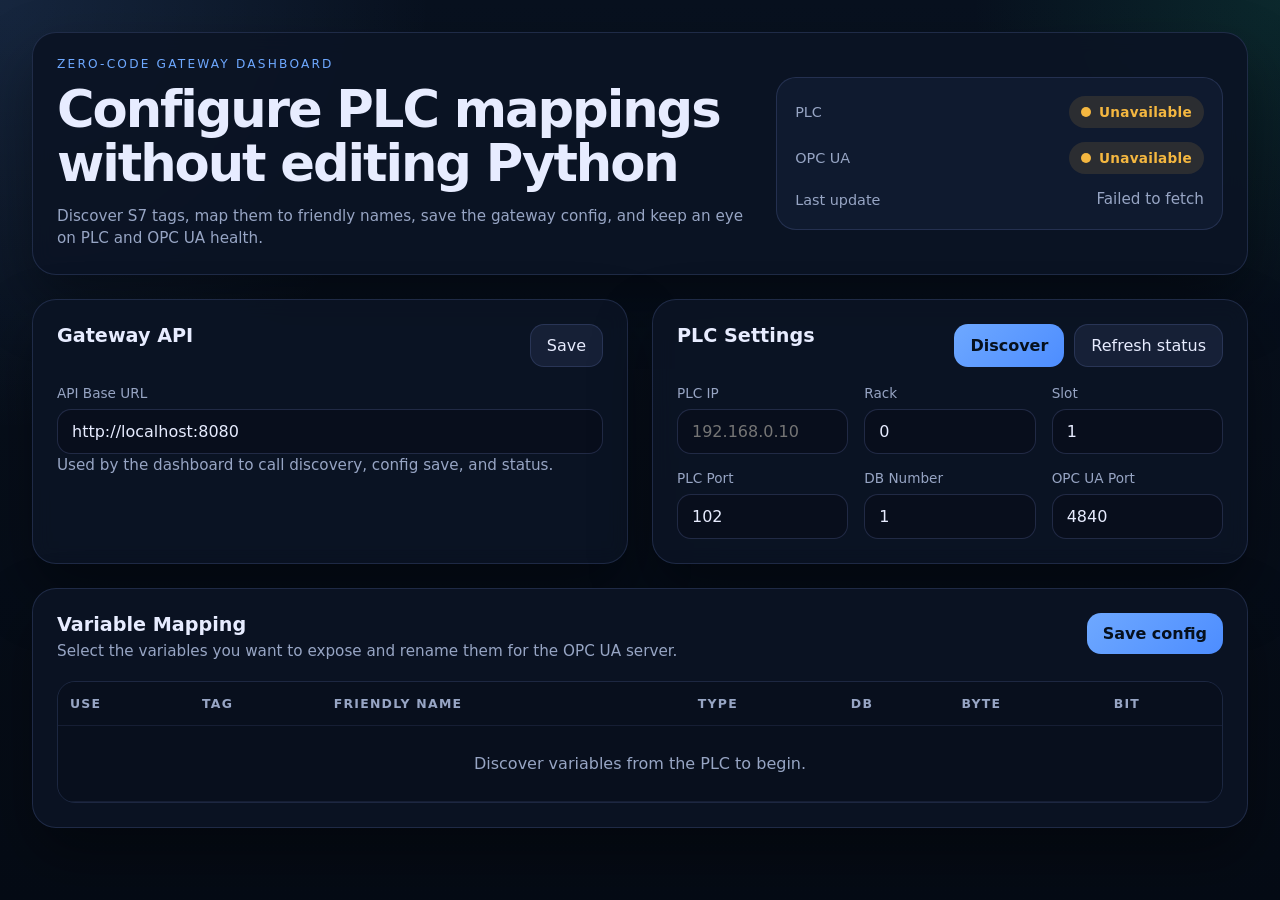
<file: services/dashboard/index.html>
<!doctype html>
<html lang="en">
  <head>
    <meta charset="UTF-8" />
    <meta name="viewport" content="width=device-width, initial-scale=1.0" />
    <meta name="color-scheme" content="dark light" />
    <title>S7 OPC UA Dashboard</title>
    <link rel="stylesheet" href="styles.css" />
  </head>
  <body>
    <main class="shell">
      <section class="hero card">
        <div>
          <p class="eyebrow">Zero-Code Gateway Dashboard</p>
          <h1>Configure PLC mappings without editing Python</h1>
          <p class="muted">
            Discover S7 tags, map them to friendly names, save the gateway config,
            and keep an eye on PLC and OPC UA health.
          </p>
        </div>
        <div class="status-panel">
          <div class="status-item">
            <span class="status-label">PLC</span>
            <span id="plcStatus" class="pill pill-warn">Unknown</span>
          </div>
          <div class="status-item">
            <span class="status-label">OPC UA</span>
            <span id="opcuaStatus" class="pill pill-warn">Unknown</span>
          </div>
          <div class="status-item compact">
            <span class="status-label">Last update</span>
            <span id="lastStatus" class="muted">—</span>
          </div>
        </div>
      </section>

      <section class="grid">
        <article class="card">
          <div class="card-header">
            <h2>Gateway API</h2>
            <button id="saveApiBase" class="ghost-button" type="button">Save</button>
          </div>
          <label class="field">
            <span>API Base URL</span>
            <input id="apiBaseUrl" type="url" placeholder="http://localhost:8080" />
          </label>
          <div class="hint">Used by the dashboard to call discovery, config save, and status.</div>
        </article>

        <article class="card">
          <div class="card-header">
            <h2>PLC Settings</h2>
            <div class="button-row">
              <button id="discoverBtn" class="primary-button" type="button">Discover</button>
              <button id="refreshStatusBtn" class="ghost-button" type="button">Refresh status</button>
            </div>
          </div>
          <div class="form-grid">
            <label class="field">
              <span>PLC IP</span>
              <input id="plcHost" type="text" placeholder="192.168.0.10" />
            </label>
            <label class="field">
              <span>Rack</span>
              <input id="plcRack" type="number" min="0" value="0" />
            </label>
            <label class="field">
              <span>Slot</span>
              <input id="plcSlot" type="number" min="0" value="1" />
            </label>
            <label class="field">
              <span>PLC Port</span>
              <input id="plcPort" type="number" min="1" value="102" />
            </label>
            <label class="field">
              <span>DB Number</span>
              <input id="dbNumber" type="number" min="1" value="1" />
            </label>
            <label class="field">
              <span>OPC UA Port</span>
              <input id="opcuaPort" type="number" min="1" value="4840" />
            </label>
          </div>
        </article>
      </section>

      <section class="card">
        <div class="card-header">
          <div>
            <h2>Variable Mapping</h2>
            <p class="muted">Select the variables you want to expose and rename them for the OPC UA server.</p>
          </div>
          <button id="saveConfigBtn" class="primary-button" type="button">Save config</button>
        </div>

        <div id="messageBar" class="message" hidden></div>

        <div class="table-wrap">
          <table>
            <thead>
              <tr>
                <th>Use</th>
                <th>Tag</th>
                <th>Friendly name</th>
                <th>Type</th>
                <th>DB</th>
                <th>Byte</th>
                <th>Bit</th>
              </tr>
            </thead>
            <tbody id="variablesBody">
              <tr class="empty-row">
                <td colspan="7">Discover variables from the PLC to begin.</td>
              </tr>
            </tbody>
          </table>
        </div>
      </section>
    </main>

    <template id="variableRowTemplate">
      <tr>
        <td><input type="checkbox" class="row-enabled" checked /></td>
        <td class="tag-name"></td>
        <td><input type="text" class="row-display-name" /></td>
        <td class="row-type"></td>
        <td class="row-db"></td>
        <td class="row-byte"></td>
        <td class="row-bit"></td>
      </tr>
    </template>

    <script src="app.js" type="module"></script>
  </body>
</html>
</file>
<file: services/dashboard/styles.css>
:root {
  color-scheme: dark;
  --bg: #08111f;
  --bg-elevated: rgba(11, 20, 36, 0.92);
  --bg-soft: rgba(17, 28, 50, 0.88);
  --border: rgba(145, 168, 255, 0.16);
  --text: #e7ecff;
  --muted: #97a5c4;
  --primary: #6ea8ff;
  --primary-strong: #4d8dff;
  --success: #24d18f;
  --warning: #f4b740;
  --danger: #ff6b6b;
  --shadow: 0 28px 60px rgba(0, 0, 0, 0.36);
}

* {
  box-sizing: border-box;
}

html,
body {
  margin: 0;
  min-height: 100%;
  font-family: Inter, ui-sans-serif, system-ui, -apple-system, BlinkMacSystemFont, "Segoe UI", sans-serif;
  background:
    radial-gradient(circle at top left, rgba(110, 168, 255, 0.14), transparent 28%),
    radial-gradient(circle at top right, rgba(36, 209, 143, 0.12), transparent 20%),
    linear-gradient(180deg, #08111f 0%, #050b15 100%);
  color: var(--text);
}

body {
  padding: 32px;
}

.shell {
  max-width: 1280px;
  margin: 0 auto;
  display: grid;
  gap: 24px;
}

.card {
  background: var(--bg-elevated);
  border: 1px solid var(--border);
  border-radius: 24px;
  padding: 24px;
  box-shadow: var(--shadow);
  backdrop-filter: blur(10px);
}

.hero {
  display: grid;
  grid-template-columns: 1.4fr 0.9fr;
  gap: 24px;
  align-items: center;
}

h1,
h2,
p {
  margin: 0;
}

h1 {
  font-size: clamp(2rem, 4vw, 3.4rem);
  line-height: 1.05;
  letter-spacing: -0.04em;
  margin-bottom: 14px;
}

h2 {
  font-size: 1.2rem;
  margin-bottom: 4px;
}

.eyebrow {
  color: var(--primary);
  text-transform: uppercase;
  letter-spacing: 0.18em;
  font-size: 0.76rem;
  margin-bottom: 12px;
}

.muted,
.hint {
  color: var(--muted);
  font-size: 0.95rem;
  line-height: 1.5;
}

.grid {
  display: grid;
  grid-template-columns: 1fr 1fr;
  gap: 24px;
}

.status-panel {
  display: grid;
  gap: 14px;
  padding: 18px;
  background: var(--bg-soft);
  border: 1px solid var(--border);
  border-radius: 20px;
}

.status-item {
  display: flex;
  align-items: center;
  justify-content: space-between;
  gap: 14px;
}

.status-item.compact {
  justify-content: space-between;
}

.status-label {
  font-size: 0.9rem;
  color: var(--muted);
}

.pill {
  display: inline-flex;
  align-items: center;
  gap: 8px;
  padding: 8px 12px;
  border-radius: 999px;
  font-size: 0.85rem;
  font-weight: 700;
  letter-spacing: 0.02em;
}

.pill::before {
  content: "";
  width: 10px;
  height: 10px;
  border-radius: 50%;
  background: currentColor;
}

.pill-good {
  color: var(--success);
  background: rgba(36, 209, 143, 0.12);
}

.pill-warn {
  color: var(--warning);
  background: rgba(244, 183, 64, 0.12);
}

.pill-bad {
  color: var(--danger);
  background: rgba(255, 107, 107, 0.12);
}

.card-header {
  display: flex;
  justify-content: space-between;
  align-items: flex-start;
  gap: 20px;
  margin-bottom: 18px;
}

.form-grid {
  display: grid;
  grid-template-columns: repeat(3, minmax(0, 1fr));
  gap: 16px;
}

.field {
  display: grid;
  gap: 8px;
}

.field span {
  font-size: 0.85rem;
  color: var(--muted);
}

input,
button {
  font: inherit;
}

input {
  width: 100%;
  border: 1px solid rgba(145, 168, 255, 0.18);
  border-radius: 14px;
  background: rgba(9, 15, 29, 0.92);
  color: var(--text);
  padding: 12px 14px;
  transition: border-color 0.2s ease, transform 0.2s ease, box-shadow 0.2s ease;
}

input:focus {
  outline: none;
  border-color: rgba(110, 168, 255, 0.8);
  box-shadow: 0 0 0 3px rgba(110, 168, 255, 0.16);
}

input[type="checkbox"] {
  width: 18px;
  height: 18px;
  accent-color: var(--primary);
}

button {
  border: 0;
  border-radius: 14px;
  padding: 11px 16px;
  cursor: pointer;
  transition: transform 0.2s ease, opacity 0.2s ease, background 0.2s ease;
}

button:hover {
  transform: translateY(-1px);
}

button:disabled {
  cursor: wait;
  opacity: 0.65;
  transform: none;
}

.primary-button {
  background: linear-gradient(135deg, var(--primary), var(--primary-strong));
  color: #06101d;
  font-weight: 800;
}

.ghost-button {
  background: rgba(145, 168, 255, 0.09);
  color: var(--text);
  border: 1px solid rgba(145, 168, 255, 0.16);
}

.button-row {
  display: flex;
  gap: 10px;
  flex-wrap: wrap;
}

.table-wrap {
  overflow: auto;
  border-radius: 18px;
  border: 1px solid rgba(145, 168, 255, 0.14);
}

table {
  width: 100%;
  border-collapse: collapse;
  min-width: 860px;
  background: rgba(8, 15, 28, 0.7);
}

th,
td {
  text-align: left;
  padding: 14px 12px;
  border-bottom: 1px solid rgba(145, 168, 255, 0.1);
  vertical-align: middle;
}

th {
  color: var(--muted);
  font-size: 0.78rem;
  text-transform: uppercase;
  letter-spacing: 0.1em;
}

.empty-row td {
  color: var(--muted);
  text-align: center;
  padding: 28px 12px;
}

.message {
  margin-bottom: 16px;
  padding: 14px 16px;
  border-radius: 16px;
  font-size: 0.95rem;
}

.message.info {
  background: rgba(110, 168, 255, 0.12);
  border: 1px solid rgba(110, 168, 255, 0.22);
}

.message.success {
  background: rgba(36, 209, 143, 0.12);
  border: 1px solid rgba(36, 209, 143, 0.22);
}

.message.error {
  background: rgba(255, 107, 107, 0.12);
  border: 1px solid rgba(255, 107, 107, 0.22);
}

@media (max-width: 1100px) {
  .hero,
  .grid,
  .form-grid {
    grid-template-columns: 1fr;
  }
}

@media (max-width: 720px) {
  body {
    padding: 16px;
  }

  .card {
    padding: 18px;
    border-radius: 18px;
  }

  .card-header {
    flex-direction: column;
  }
}
</file>
